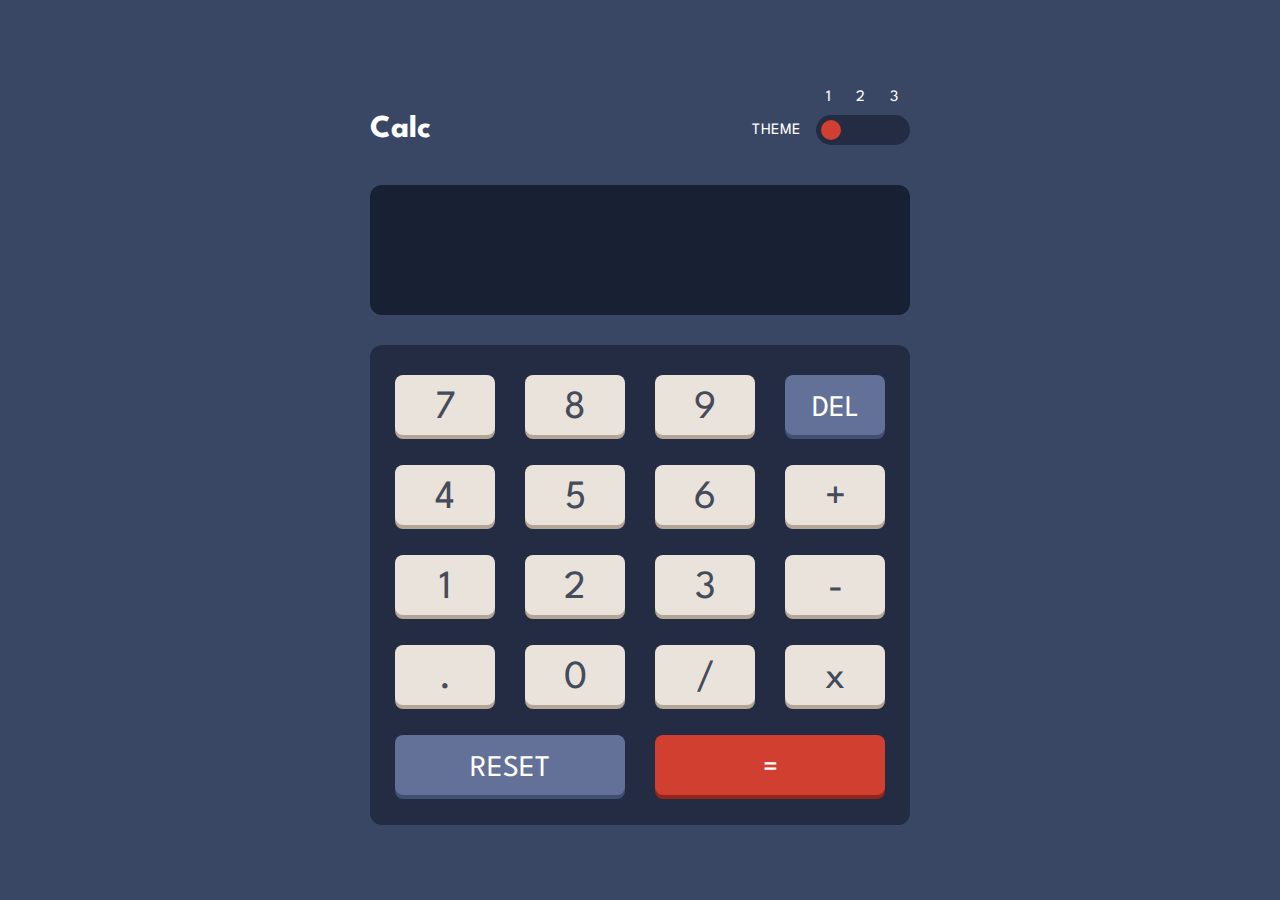
<file: index.html>
<!DOCTYPE html>
<html lang="en">
<head>
  <meta charset="UTF-8">
  <meta name="viewport" content="width=device-width, initial-scale=1.0"> <!-- displays site properly based on user's device -->
  <link rel="stylesheet" href="style1.css">
  <script defer src="script.js"></script>
  <link rel="icon" type="image/png" sizes="32x32" href="./images/favicon-32x32.png">
  
  <title>Frontend Mentor | Calculator app</title>

</head>
<body>
  <div class="app-container">
    <div class="header">
        <h1>Calc</h1>
        <div class="btn-container">
          <a href="index.html"><button class="style1Button" id="style1Button switcher"></button></a>
          <a href="index2.html"><button class="style2Button" id="style2Button switcher"></button></a>
          <a href="index3.html"><button class="style3Button" id="style3Button switcher"></button></a>
        </div>
    </div>
    <input class="output-screen" id="display" readonly>

    <div class="buttons">
      <button onclick="appendToDisplay('7')">7</button>
      <button onclick="appendToDisplay('8')">8</button>
      <button onclick="appendToDisplay('9')">9</button>
      <button onclick="clearOne()" class="btn-green">DEL</button>
      <button onclick="appendToDisplay('4')">4</button>
      <button onclick="appendToDisplay('5')">5</button>
      <button onclick="appendToDisplay('6')">6</button>
      <button onclick="appendToDisplay('+')">+</button>
      <button onclick="appendToDisplay('1')">1</button>
      <button onclick="appendToDisplay('2')">2</button>
      <button onclick="appendToDisplay('3')">3</button>
      <button onclick="appendToDisplay('-')">-</button>
      <button onclick="appendToDisplay('.')">.</button>
      <button onclick="appendToDisplay('0')">0</button>
      <button onclick="appendToDisplay('/')">/</button>
      <button onclick="appendToDisplay('*')">x</button>
      <button onclick="clearDisplay()" class="span-two btn-green">RESET</button>
      <button onclick="calculate()" class="span-two btn-orange">=</button>
    </div>
  </div>

</body>
</html>
</file>
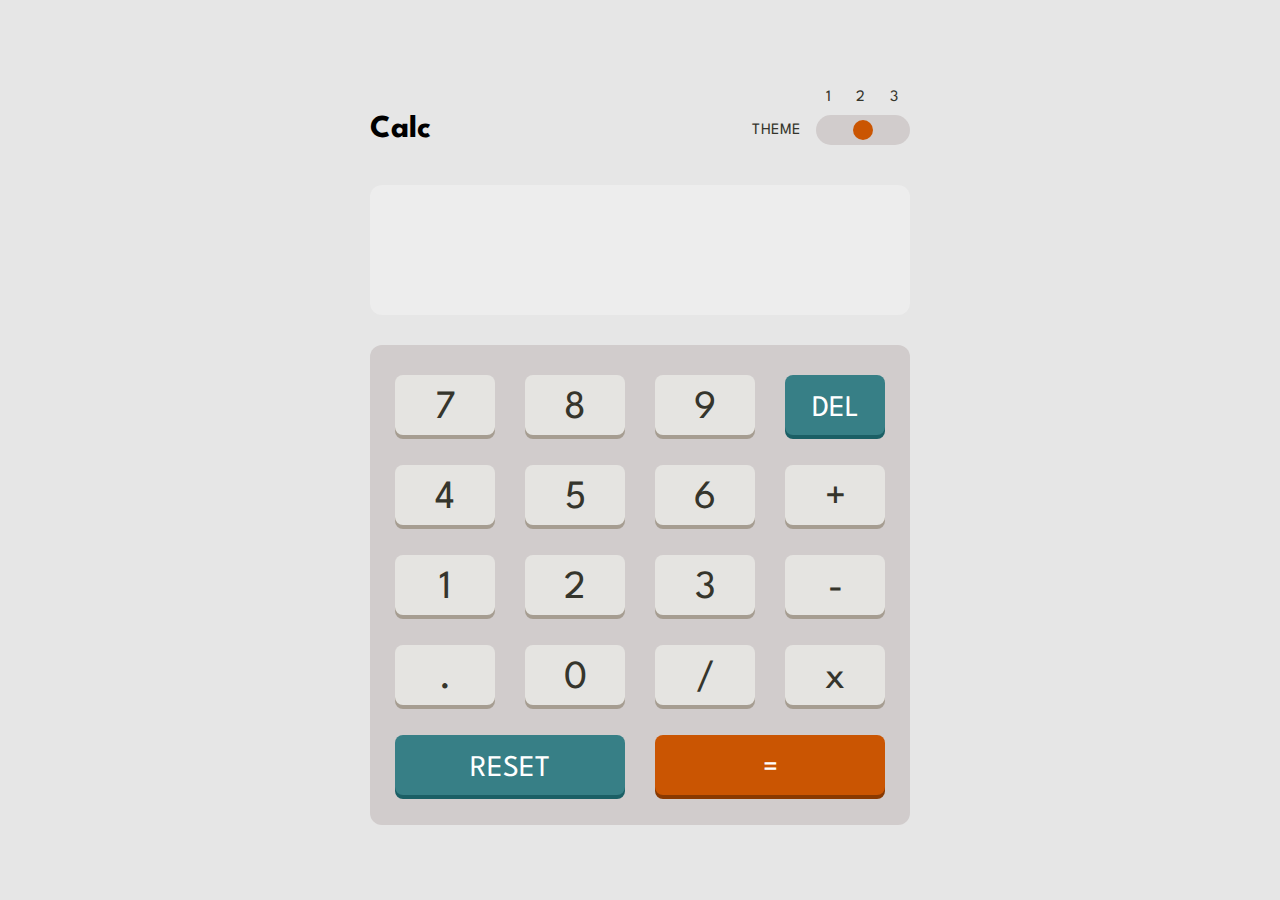
<file: index2.html>
<!DOCTYPE html>
<html lang="en">
<head>
  <meta charset="UTF-8">
  <meta name="viewport" content="width=device-width, initial-scale=1.0"> <!-- displays site properly based on user's device -->
  <link rel="stylesheet" href="style2.css">
  <script defer src="script.js"></script>
  <link rel="icon" type="image/png" sizes="32x32" href="./images/favicon-32x32.png">
  
  <title>Frontend Mentor | Calculator app</title>

</head>
<body>
  <div class="app-container">
    <div class="header">
        <h1>Calc</h1>
        <div class="btn-container">
          <a href="index.html"><button class="style1Button" id="style1Button switcher"></button></a>
          <a href="index2.html"><button class="style2Button" id="style2Button switcher"></button></a>
          <a href="index3.html"><button class="style3Button" id="style3Button switcher"></button></a>
        </div>
    </div>
    <input class="output-screen" id="display" readonly>

    <div class="buttons">
      <button onclick="appendToDisplay('7')">7</button>
      <button onclick="appendToDisplay('8')">8</button>
      <button onclick="appendToDisplay('9')">9</button>
      <button onclick="clearOne()" class="btn-green">DEL</button>
      <button onclick="appendToDisplay('4')">4</button>
      <button onclick="appendToDisplay('5')">5</button>
      <button onclick="appendToDisplay('6')">6</button>
      <button onclick="appendToDisplay('+')">+</button>
      <button onclick="appendToDisplay('1')">1</button>
      <button onclick="appendToDisplay('2')">2</button>
      <button onclick="appendToDisplay('3')">3</button>
      <button onclick="appendToDisplay('-')">-</button>
      <button onclick="appendToDisplay('.')">.</button>
      <button onclick="appendToDisplay('0')">0</button>
      <button onclick="appendToDisplay('/')">/</button>
      <button onclick="appendToDisplay('*')">x</button>
      <button onclick="clearDisplay()" class="span-two btn-green">RESET</button>
      <button onclick="calculate()" class="span-two btn-orange">=</button>
    </div>
  </div>

</body>
</html>
</file>
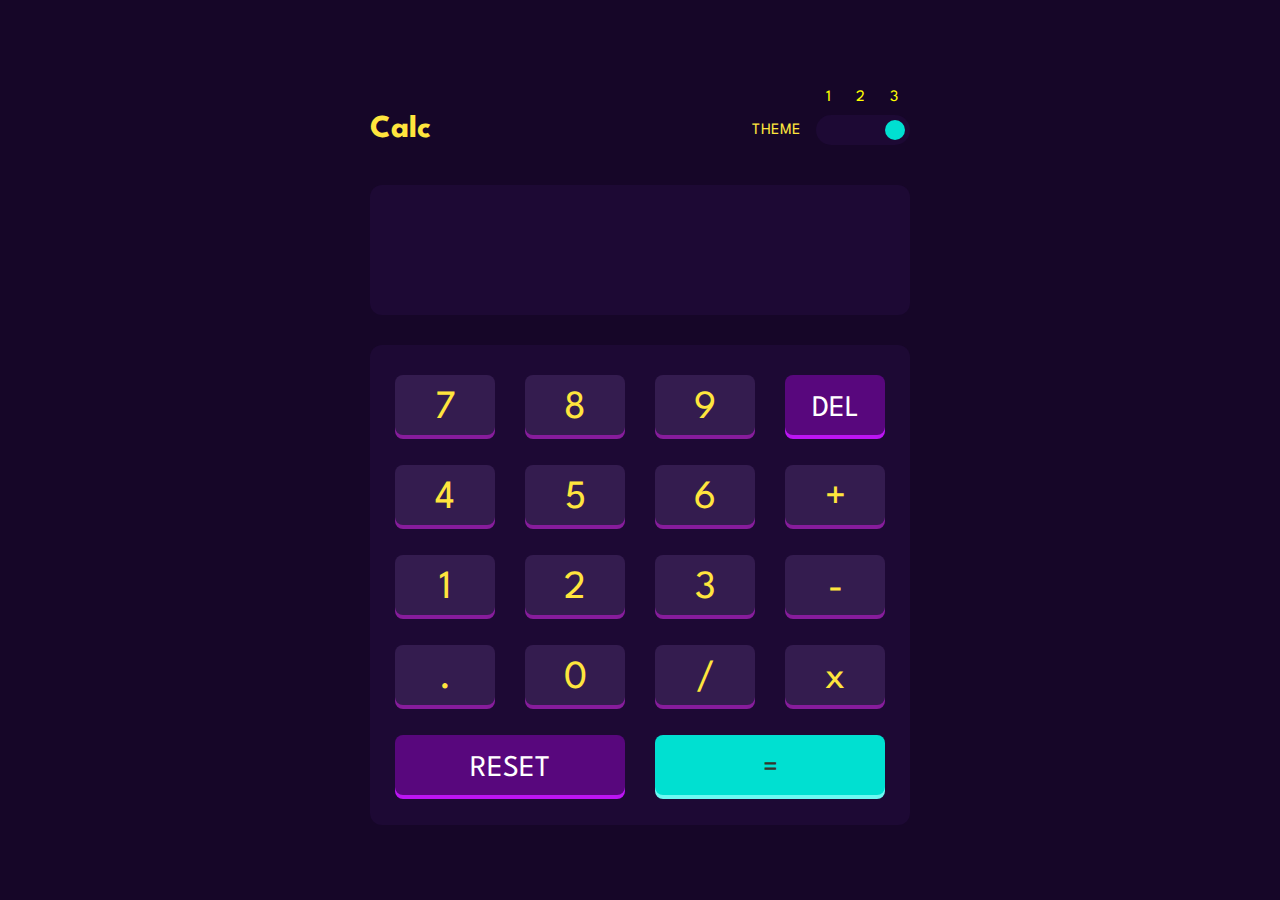
<file: index3.html>
<!DOCTYPE html>
<html lang="en">
<head>
  <meta charset="UTF-8">
  <meta name="viewport" content="width=device-width, initial-scale=1.0"> <!-- displays site properly based on user's device -->
  <link rel="stylesheet" href="style3.css">
  <script defer src="script.js"></script>
  <link rel="icon" type="image/png" sizes="32x32" href="./images/favicon-32x32.png">
  
  <title>Frontend Mentor | Calculator app</title>

</head>
<body>
  <div class="app-container">
    <div class="header">
        <h1>Calc</h1>
        <div class="btn-container">
          <a href="index.html"><button class="style1Button" id="style1Button switcher"></button></a>
          <a href="index2.html"><button class="style2Button" id="style2Button switcher"></button></a>
          <a href="index3.html"><button class="style3Button" id="style3Button switcher"></button></a>
        </div>
    </div>
    <input class="output-screen" id="display" readonly>

    <div class="buttons">
      <button onclick="appendToDisplay('7')">7</button>
      <button onclick="appendToDisplay('8')">8</button>
      <button onclick="appendToDisplay('9')">9</button>
      <button onclick="clearOne()" class="btn-green">DEL</button>
      <button onclick="appendToDisplay('4')">4</button>
      <button onclick="appendToDisplay('5')">5</button>
      <button onclick="appendToDisplay('6')">6</button>
      <button onclick="appendToDisplay('+')">+</button>
      <button onclick="appendToDisplay('1')">1</button>
      <button onclick="appendToDisplay('2')">2</button>
      <button onclick="appendToDisplay('3')">3</button>
      <button onclick="appendToDisplay('-')">-</button>
      <button onclick="appendToDisplay('.')">.</button>
      <button onclick="appendToDisplay('0')">0</button>
      <button onclick="appendToDisplay('/')">/</button>
      <button onclick="appendToDisplay('*')">x</button>
      <button onclick="clearDisplay()" class="span-two btn-green">RESET</button>
      <button onclick="calculate()" class="span-two btn-orange">=</button>
    </div>
  </div>

</body>
</html>
</file>
<file: style1.css>
@import url('https://fonts.googleapis.com/css2?family=League+Spartan:wght@700&display=swap');


:root {
    /* Theme 1 */ 
    /* Backgrounds */
    --two-main-bg : hsl(222, 26%, 31%);
    --two-keypad-bg: hsl(223, 31%, 20%);
    --two-screen-bg: hsl(224, 36%, 15%);

    /* Keys */   
    --two-btn-reset: hsl(225, 21%, 49%);
    --two-reset-shadow: hsl(224, 28%, 35%);

    --two-btn-equals: hsl(6, 63%, 50%);
    --two-equals-shadow: hsl(6, 70%, 34%);

    --two-btn-all: hsl(30, 25%, 89%);
    --two-all-shadow: hsl(28, 16%, 65%);

    /* Keys */  
    --two-text-dark: hsl(221, 14%, 31%);
    --two-text-light: hsl(0, 0%, 100%);
}

*, *::before, *::after {
    box-sizing: border-box;
    margin: 0;
    padding: 0;
}

body {
    display: flex;
    justify-content: center;
    align-items: center;
    height:100vh;
    background-color: var(--two-main-bg);
    font-family: "League Spartan", sans-serif;
}

/* Header */

.header {
    display: flex;
    justify-content: space-between;
    padding: 40px 0;
}

.btn-container {
    background-color: var(--two-keypad-bg);
    display: flex;
    align-items: center;
    gap: 12px;
    padding: 5px;
    border-radius: 30px ;
    position: relative;
}

.btn-container:before {
    content: 'THEME';
    color: var(--two-text-light);
    position: absolute;
    left: -64px!important;
    letter-spacing: 0.5px;
}

.btn-container:after {
    content: '123';
    position: absolute;
    color: var(--two-text-light);
    left: 0;
    text-align: center;
    letter-spacing: 25px;
    margin: 0 10px;
    top: -25px;
}

.btn-container button {
    width: 20px;
    height: 20px;
    border: none;
    border-radius: 50%;
    cursor: pointer;
}

.style1Button {
    background-color: var(--two-btn-equals);
}

.style2Button {
    background-color: transparent;
}

.style3Button {
    background-color: transparent;
}

h1 {
    color: var(--two-text-light);
}

a {
    height: 20px;
}



/* End */

.output-screen {
    background-color: var(--two-screen-bg);
    font-size: 48px;
    height: 130px;
    margin-bottom: 30px;
    border-radius: 12px;
    display: flex;
    align-items: center;
    justify-content: flex-end;
    color: var(--two-text-light);
}

.buttons {
    display: grid;
    justify-content: center;
    align-content: center;
    grid-template-columns: repeat(4, 100px);
    gap: 30px;
    max-width:540px;
    background-color: var(--two-keypad-bg);
    padding: 30px;
    border-radius: 12px;
}

.buttons > button {
    font-family: "League Spartan", sans-serif;
    cursor: pointer;
    height: 60px;
    background-color: var(--two-btn-all);
    border: none;
    outline: none;
    border-radius: 8px;
    box-shadow: 0 4px var(--two-all-shadow);
    color: var(--two-text-dark);
    font-size: 40px;
    line-height: 68px;
}

.buttons > button:hover {
    background-color: var(--two-text-light);
}

.buttons .btn-green {
    background-color: var(--two-btn-reset);
    box-shadow: 0 4px var(--two-reset-shadow);
    color: var(--two-text-light);
    font-size: 30px;
}

.buttons button.btn-green:hover {
    background-color: var(--two-btn-reset);
    filter: brightness(1.4);
}

.buttons button.btn-orange:hover {
    background-color: var(--two-btn-equals);
    filter: brightness(1.4);
}

.buttons .btn-orange {
    background-color: var(--two-btn-equals);
    box-shadow: 0 4px var(--two-equals-shadow);
    color: var(--two-text-light);
    font-size: 30px;
}

.span-two {
    grid-column: span 2;
}

input {
    font-family: inherit;
    text-align: right;
    width: 100%;
    display: flex;
    border: none;
    padding: 40px;
    max-width: 540px;
    outline: none;
    cursor:auto;
}

@media(max-width:600px) {
    .app-container {
    margin: 25px;
    max-width: 100%;
}

.buttons > button {
    max-width: none;
    font-size: 28px;
    width: auto;
}

.buttons {
    gap: 10px;
    max-width: none;
    grid-template-columns: repeat(4, 25%);
}
}
</file>
<file: style2.css>
@import url('https://fonts.googleapis.com/css2?family=League+Spartan:wght@700&display=swap');


:root {
    /* Theme 2 */ 
    /* Backgrounds */
    --two-main-bg : hsl(0, 0%, 90%);
    --two-keypad-bg: hsl(0, 5%, 81%);
    --two-screen-bg: hsl(0, 0%, 93%);

    /* Keys */   
    --two-btn-reset: hsl(185, 42%, 37%);
    --two-reset-shadow: hsl(185, 58%, 25%);
    --two-btn-equals: hsl(25, 98%, 40%);
    --two-equals-shadow: hsl(25, 99%, 27%);
    --two-btn-all: hsl(45, 7%, 89%);
    --two-all-shadow: hsl(35, 11%, 61%);

    /* Keys */  
    --two-text-dark: hsl(60, 10%, 19%);
    --two-text-light: hsl(0, 0%, 100%);
}


*, *::before, *::after {
    box-sizing: border-box;
    margin: 0;
    padding: 0;
}

body {
    display: flex;
    justify-content: center;
    align-items: center;
    height:100vh;
    background-color: var(--two-main-bg);
    font-family: "League Spartan", sans-serif;
}

a {
    height: 20px;
}

/* Header */

.header {
    display: flex;
    justify-content: space-between;
    padding: 40px 0;
}

.btn-container {
    background-color: var(--two-keypad-bg);
    display: flex;
    align-items: center;
    gap: 12px;
    padding: 5px;
    border-radius: 30px ;
    position: relative;
}

.btn-container:before {
    content: 'THEME';
    color: var(--two-text-dark);
    position: absolute;
    left: -64px!important;
    letter-spacing: 0.5px;
}

.btn-container:after {
    content: '123';
    position: absolute;
    color: var(--two-text-dark);
    left: 0;
    text-align: center;
    letter-spacing: 25px;
    margin: 0 10px;
    top: -25px;
}

.btn-container button {
    width: 20px;
    height: 20px;
    border: none;
    border-radius: 50%;
    cursor: pointer;
}

.style2Button {
    background-color: var(--two-btn-equals);
}

.style1Button {
    background-color: transparent;
}

.style3Button {
    background-color: transparent;
}



/* End */
.output-screen {
    background-color: var(--two-screen-bg);
    font-size: 48px;
    height: 130px;
    margin-bottom: 30px;
    border-radius: 12px;
    display: flex;
    align-items: center;
    justify-content: flex-end;
    color: var(--two-text-dark);
}

.buttons {
    display: grid;
    justify-content: center;
    align-content: center;
    grid-template-columns: repeat(4, 100px);
    gap: 30px;
    max-width:540px;
    background-color: var(--two-keypad-bg);
    padding: 30px;
    border-radius: 12px;
}

.buttons > button {
    font-family: "League Spartan", sans-serif;
    cursor: pointer;
    height: 60px;
    background-color: var(--two-btn-all);
    border: none;
    outline: none;
    border-radius: 8px;
    box-shadow: 0 4px var(--two-all-shadow);
    color: var(--two-text-dark);
    font-size: 40px;
    line-height: 68px;
}

.buttons > button:hover {
    background-color: var(--two-text-light);
}

.buttons .btn-green {
    background-color: var(--two-btn-reset);
    box-shadow: 0 4px var(--two-reset-shadow);
    color: var(--two-text-light);
    font-size: 30px;
}

.buttons button.btn-green:hover {
    background-color: var(--two-btn-reset);
    filter: brightness(1.4);
}

.buttons button.btn-orange:hover {
    background-color: var(--two-btn-equals);
    filter: brightness(1.4);
}

.buttons .btn-orange {
    background-color: var(--two-btn-equals);
    box-shadow: 0 4px var(--two-equals-shadow);
    color: var(--two-text-light);
    font-size: 30px;
}

.span-two {
    grid-column: span 2;
}

input {
    font-family: inherit;
    text-align: right;
    width: 100%;
    display: flex;
    border: none;
    padding: 40px;
    max-width: 540px;
    outline: none;
    cursor:auto;
    color: var(--two-text-dark);
}

@media(max-width:600px) {
    .app-container {
    margin: 25px;
    max-width: 100%;
}

.buttons > button {
    max-width: none;
    font-size: 28px;
    width: auto;
}

.buttons {
    gap: 10px;
    max-width: none;
    grid-template-columns: repeat(4, 25%);
}
}
</file>
<file: style3.css>
@import url('https://fonts.googleapis.com/css2?family=League+Spartan:wght@700&display=swap');


:root {
    /* Theme 1 */ 
    /* Backgrounds */
    --two-main-bg : hsl(268, 75%, 9%);
    --two-keypad-bg: hsl(268, 71%, 12%);
    --two-screen-bg: hsl(224, 36%, 15%);

    /* Keys */   
    --two-btn-reset: hsl(281, 89%, 26%);
    --two-reset-shadow: hsl(285, 91%, 52%);

    --two-btn-equals: hsl(176, 100%, 44%);
    --two-equals-shadow: hsl(177, 92%, 70%);

    --two-btn-all: hsl(268, 47%, 21%);
    --two-all-shadow: hsl(28, 16%, 65%);

    /* Keys */  
    --two-text-dark: hsl(52, 100%, 62%);
    --two-text-light: hsl(290, 70%, 36%);
    --two-text-yellow: hsl(52, 100%, 62%);
    --two-text-black: hsl(60, 10%, 19%);
    --two-text-white: hsl(0, 0%, 100%);
}

*, *::before, *::after {
    box-sizing: border-box;
    margin: 0;
    padding: 0;
}

body {
    display: flex;
    justify-content: center;
    align-items: center;
    height:100vh;
    background-color: var(--two-main-bg);
    font-family: "League Spartan", sans-serif;
}

h1 {
    color: var(--two-text-yellow);
}

a {
    height: 20px;
}

/* Header */

.header {
    display: flex;
    justify-content: space-between;
    padding: 40px 0;
}

.btn-container {
    background-color: var(--two-keypad-bg);
    display: flex;
    align-items: center;
    gap: 12px;
    padding: 5px;
    border-radius: 30px ;
    position: relative;
}

.btn-container:before {
    content: 'THEME';
    color: var(--two-text-yellow);
    position: absolute;
    left: -64px!important;
    letter-spacing: 0.5px;
}

.btn-container:after {
    content: '123';
    position: absolute;
    color: yellow;
    left: 0;
    text-align: center;
    letter-spacing: 25px;
    margin: 0 10px;
    top: -25px;
}

.btn-container button {
    width: 20px;
    height: 20px;
    border: none;
    border-radius: 50%;
    cursor: pointer;
}

.style3Button {
    background-color: var(--two-btn-equals);
}

.style2Button {
    background-color: transparent;
}

.style1Button {
    background-color: transparent;
}



/* End */

.output-screen {
    background-color: var(--two-keypad-bg);
    font-size: 48px;
    height: 130px;
    margin-bottom: 30px;
    border-radius: 12px;
    display: flex;
    align-items: center;
    justify-content: flex-end;
    color: var(--two-text-yellow);
}

.buttons {
    display: grid;
    justify-content: center;
    align-content: center;
    grid-template-columns: repeat(4, 100px);
    gap: 30px;
    max-width:540px;
    background-color: var(--two-keypad-bg);
    padding: 30px;
    border-radius: 12px;
}

.buttons > button {
    font-family: "League Spartan", sans-serif;
    cursor: pointer;
    height: 60px;
    background-color: var(--two-btn-all);
    border: none;
    outline: none;
    border-radius: 8px;
    box-shadow: 0 4px var(--two-text-light);
    color: var(--two-text-yellow);
    font-size: 40px;
    line-height: 68px;
}

.buttons > button:hover {
    background-color: var(--two-text-light);
}

.buttons .btn-green {
    background-color: var(--two-btn-reset);
    box-shadow: 0 4px var(--two-reset-shadow);
    color: var(--two-text-white);
    font-size: 30px;
}

.buttons button.btn-green:hover {
    background-color: var(--two-btn-reset);
    color: var(--two-text-white);
    filter: brightness(1.4);
}

.buttons button.btn-orange:hover {
    background-color: var(--two-btn-equals);
    filter: brightness(1.4);
}

.buttons .btn-orange {
    background-color: var(--two-btn-equals);
    box-shadow: 0 4px var(--two-equals-shadow);
    color: var(--two-text-black);
    font-size: 30px;
}

.span-two {
    grid-column: span 2;
}

input {
    font-family: inherit;
    text-align: right;
    width: 100%;
    display: flex;
    border: none;
    padding: 40px;
    max-width: 540px;
    outline: none;
    cursor:auto;
}

@media(max-width:600px) {
    .app-container {
    margin: 25px;
    max-width: 100%;
}

.buttons > button {
    max-width: none;
    font-size: 28px;
    width: auto;
}

.buttons {
    gap: 10px;
    max-width: none;
    grid-template-columns: repeat(4, 25%);
}
}
</file>
